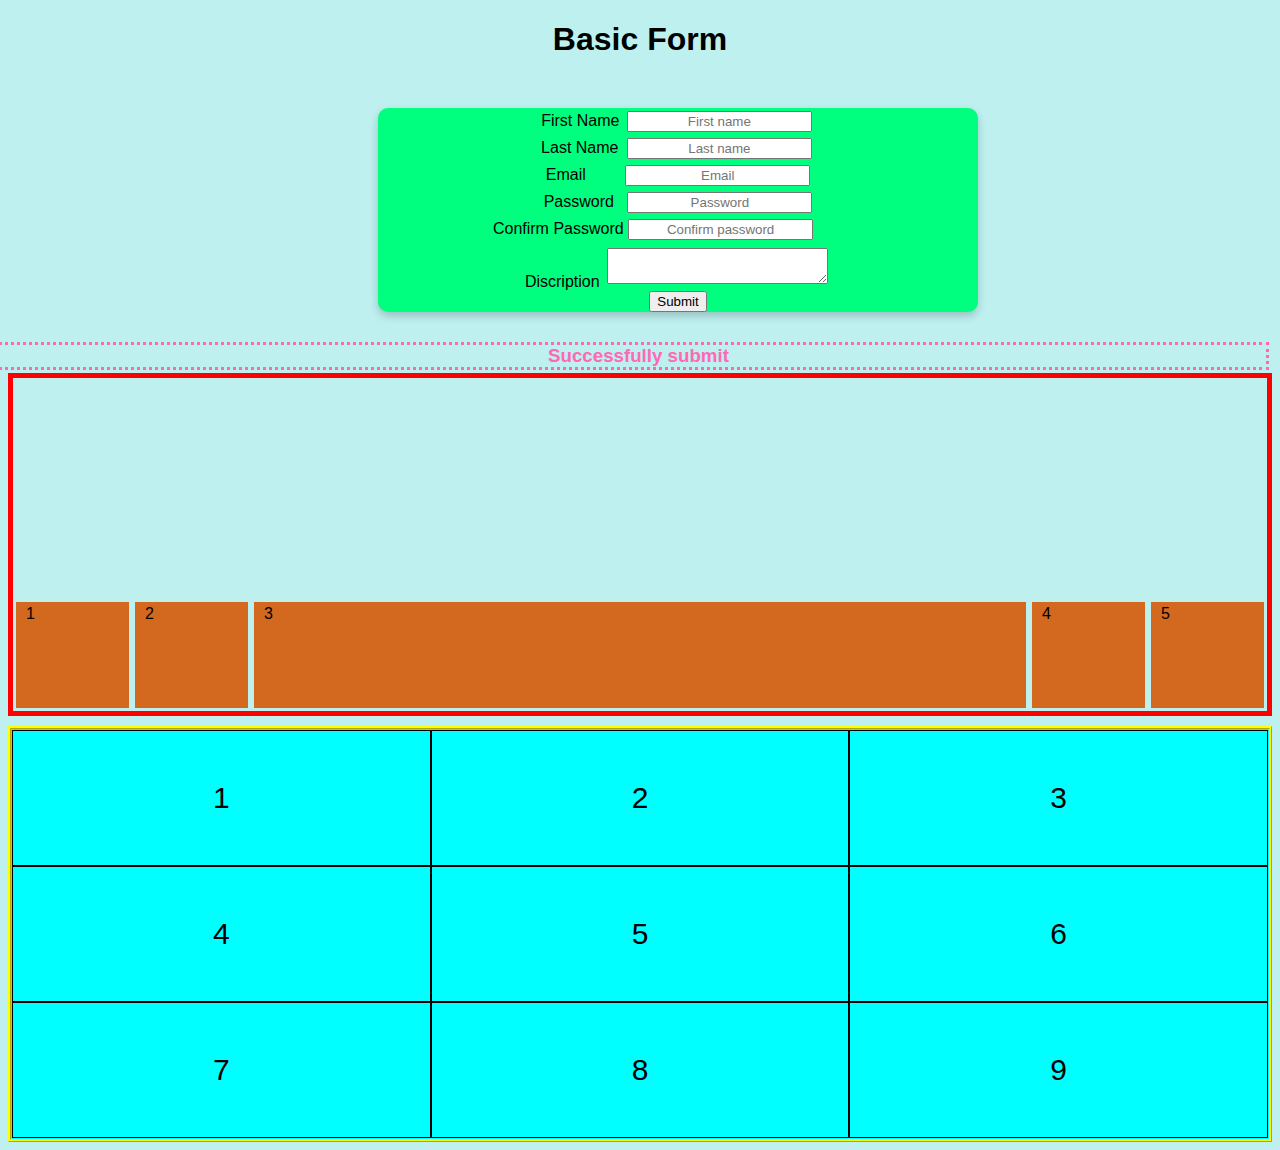
<file: Form.html>
<!DOCTYPE html>
<html lang="en">
<head>
    <meta charset="UTF-8">
    <meta name="viewport" content="width=device-width, initial-scale=1.0">
    <link rel="stylesheet" href="fstyle.css">
    <title>FORM</title>
</head>

<body>
    <h1 class="h1">Basic Form</h1>
      <form action="#" id="form" class="card">
        <label>First Name</label>
        <input type="text" id="fname" placeholder="First name">
        <br>
        <label>Last Name</label>
        <input type="text" id="lname" placeholder="Last name">
        <br>
        <label>Email</label>
        <input type="email" id="email" placeholder="Email">
        <br>
        <label>Password</label>
        <input type="password" id="password" placeholder="Password">
        <br>
        <label>Confirm Password</label>
        <input type="password" id="cpassword" placeholder="Confirm password">
        <br>
        <label id="d">Discription</label>
        <textarea id="textarea" rows="2" cols="25"></textarea>
        <br>
        <button type="submit">Submit</button>
    </form>

    <h3 class="h">Successfully submit</h3>

<div class="container">
<div class="item">1</div>
<div class="item">2</div>
<div class="item i3">3</div>
<div class="item">4</div>
<div class="item">5</div>
</div>

<!-- Display Grid -->

<div class="container1">
<div class="item1">1</div>
<div class="item1">2</div>
<div class="item1">3</div>
<div class="item1">4</div>
<div class="item1">5</div>
<div class="item1">6</div>
<div class="item1">7</div>
<div class="item1">8</div>
<div class="item1">9</div>
</div>

</body>
</html>
</file>
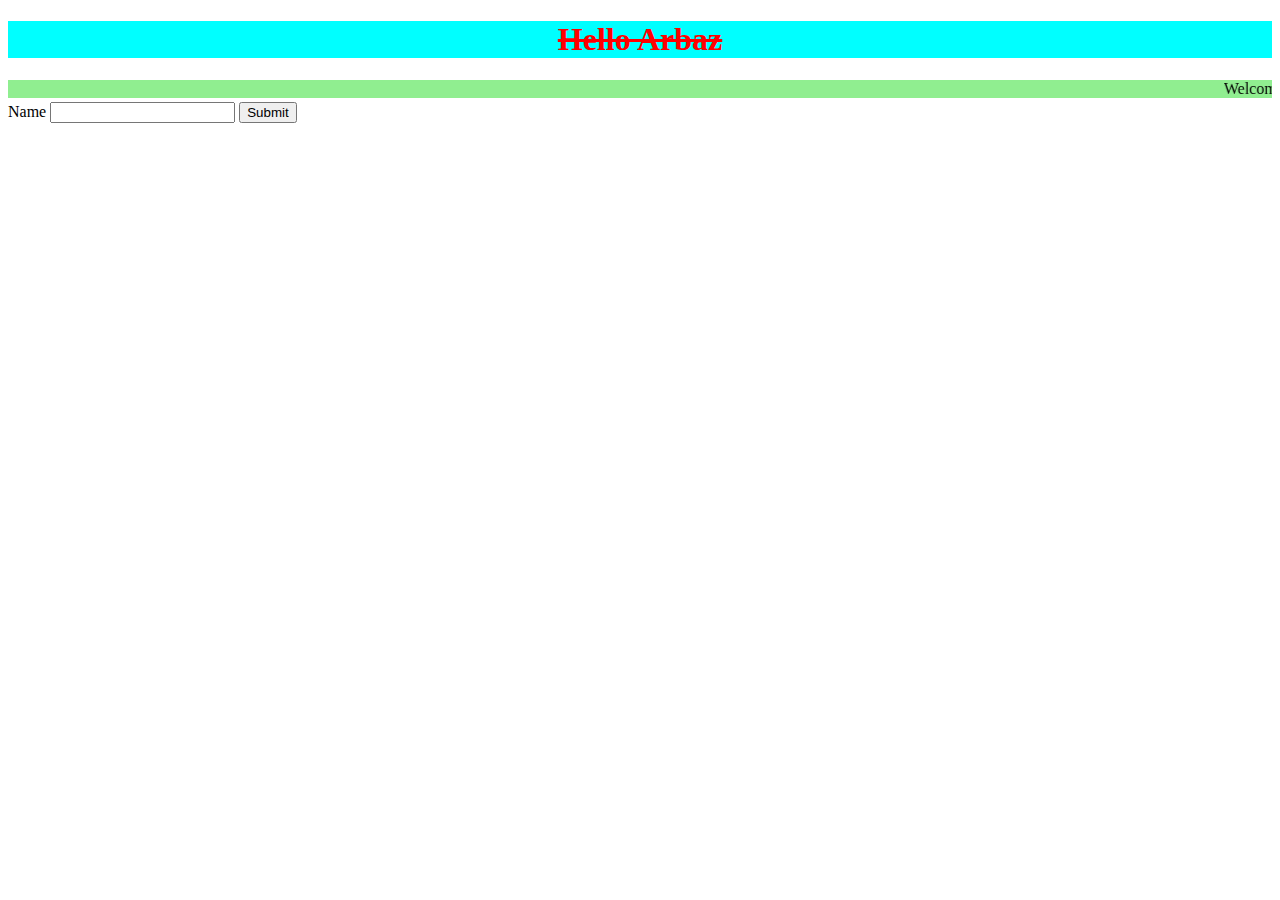
<file: js.html>
<!DOCTYPE html>
<html lang="en">
<head>
    <meta charset="UTF-8">
    <meta name="viewport" content="width=device-width, initial-scale=1.0">
    <link rel="stylesheet" href="js.css">
    <title>Javascripts</title>
</head>
<body>
    <h1  id="demo">docwedoufbwqivnwdd</h1>
<marquee>Welcome to the arbaz Website</marquee>

<form class="f">
    <label>Name</label>
    <input type="text" class="name" id="name">
    <button type="submit" onclick="func()">Submit</button>
    </form>
    <script src="revised.js" type="text/Javascript"></script>
</body>
</html>
</file>
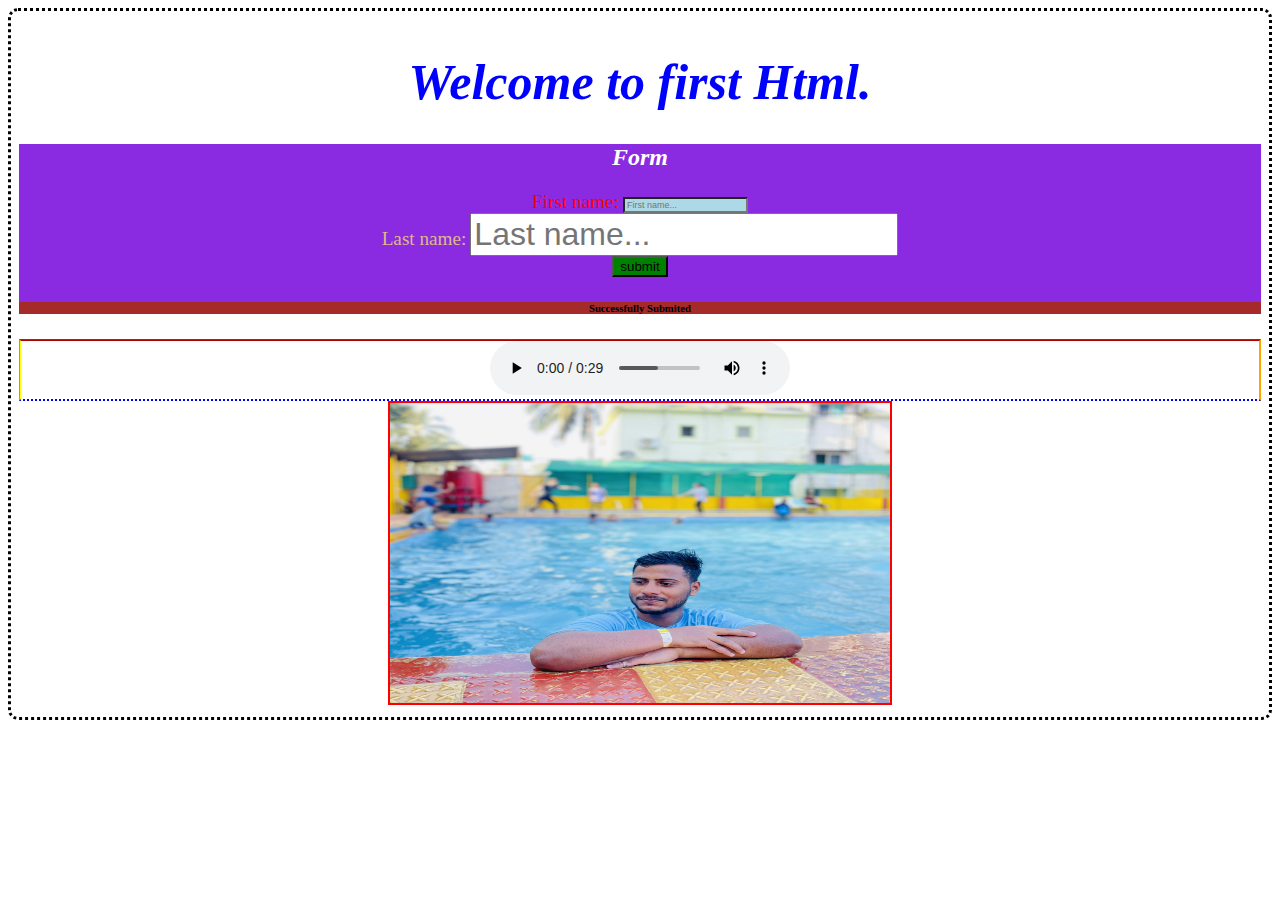
<file: startfirst.html>
<!DOCTYPE html>
<head>
<link rel="stylesheet" href="style.css">
    <title>First</title>
    <style>


h1  {color: blue;
     font-size: 50px;
    text-align: center;}

#fn{
    background:lightblue;
}
#l1{
    color:red;
    font-size: larger;
    font-family: 'Times New Roman';
}
#l2{
    color: burlywood;
    font-size: larger;
    font-family: 'Times New Roman';
}

#form{
    background-color: blueviolet;
    text-align: center;
}

.sub{
    background-color: green;
}

input.l{
    font-size:xx-small;
}
input.q{
    font-size:xx-large;
}

h2{
    color:white;
}

h1,h2{
    font-style: italic;
}
    </style>

</head>
<body>
    <h1>Welcome to first Html.</h1>
    <form method="get" id="form">
        <h2>Form</h2>
    <label id="l1">First name:</label>
<input type="text" id="fn" class="l" placeholder="First name..." >
<br>
<label id="l2">Last name:</label>
<input type="text" id="ln" class="l q" placeholder="Last name..." >
<br>
<button type="submit" class="sub">submit</button>
<h6 style="background-color: brown;">Successfully Submited</h6>    
</form>
<div id="audio" ><audio controls><source src="nazm.mp3" type="audio/mpeg"> </audio></div>
<div class="image">
<img src="arbaz swim.jpg" alt="arbaz">
</div>
</body>
</html>
</file>
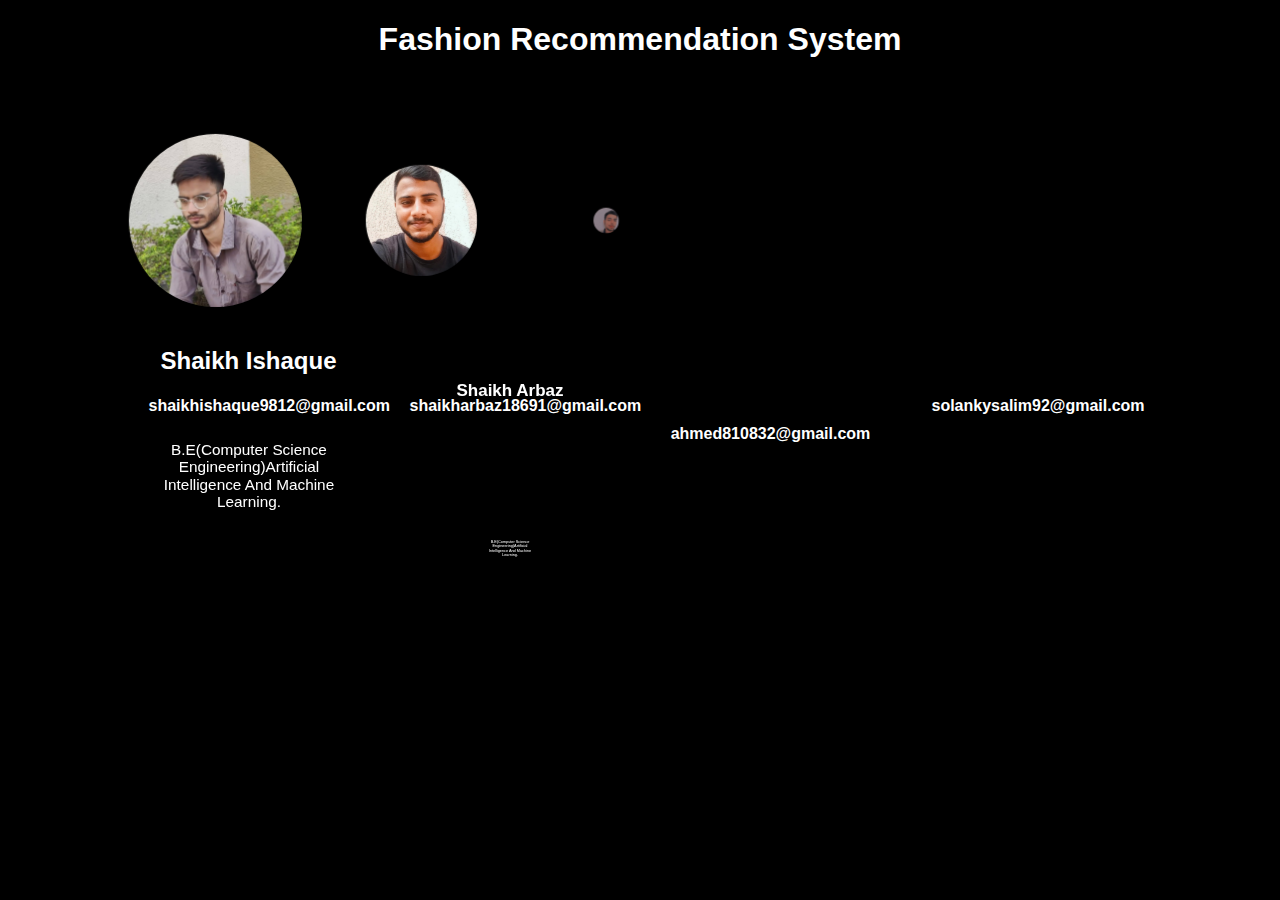
<file: fashion/fashion/About.html>
<!DOCTYPE html>
<html lang="en">

<head>
    <meta charset="UTF-8">
    <meta name="viewport" content="width=device-width, initial-scale=1.0">
    <title>About Us</title>
    <link rel="stylesheet" href="styles.css">
</head>

<body>
    <style>
        body {
            background-color: black;
            color: white;
            font-family: Arial, sans-serif;
        }

        .container {
            width: 80%;
            margin: 0 auto;
            text-align: center;
        }

        .person-cards {
            display: flex;
            justify-content: space-around;
            flex-wrap: wrap;
            gap: 20px;
        }

        .person-card {
            width: 200px;  
            /* overflow: hidden; */
            transition: transform 0.3s ease;
        }

        .person-card img {
            width: 25vh;
            height: 25vh;
            border-radius: 50%;
            /* height: auto; */
            object-fit: cover;
            object-position: center;
        }

        .person-card:hover {
            transform: scale(1.1);
        }

        h1 {
            margin-bottom: 50px;
        }

        h2 {
            margin-top: 10px;
        }

        .person-card.hovered {
            background-color: rgba(255, 255, 255, 0.1);
        }
    </style>
    <div class="container">
        <h1>Fashion Recommendation System</h1>
        <div class="person-cards">
            <div class="person-card">
                <img src="images/newton image.jpg"
                    alt="Person 1">
                    <h2>Shaikh Ishaque</h2>
                    <h4>shaikhishaque9812@gmail.com</h4>
                    <p>B.E(Computer Science Engineering)Artificial Intelligence And Machine Learning. </p>
            </div>
            <div class="person-card">
                <img src="images/arbaz.jpg" alt="Person 2">
                <h2>Shaikh Arbaz</h2>
                <h4>shaikharbaz18691@gmail.com</h4>
                <p>B.E(Computer Science Engineering)Artificial Intelligence And Machine Learning. </p>
            </div>
            <div class="person-card">
                <img style="object-position: 35% 45%;" src="images/ahmed.jpg" alt="Person 3">
                <h2>Khan Ahmed Raza</h2>
                <h4>ahmed810832@gmail.com</h4>
                <p>B.E(Computer Science Engineering)Artificial Intelligence And Machine Learning. </p>
            </div>
            <div class="person-card">
                <img style="object-position:top;" src="images/salim.jpg" alt="Person 4">
                <h2>Salim Solanky</h2>
                <h4 >solankysalim92@gmail.com</h4>
                <p>B.E(Computer Science Engineering)Artificial Intelligence And Machine Learning. </p>
            </div>
        </div>
    </div>
    <script src="https://cdnjs.cloudflare.com/ajax/libs/gsap/3.12.5/gsap.min.js" integrity="sha512-7eHRwcbYkK4d9g/6tD/mhkf++eoTHwpNM9woBxtPUBWm67zeAfFC+HrdoE2GanKeocly/VxeLvIqwvCdk7qScg==" crossorigin="anonymous" referrerpolicy="no-referrer"></script>
    <script src="about.js"></script>
</body>

</html>
</file>
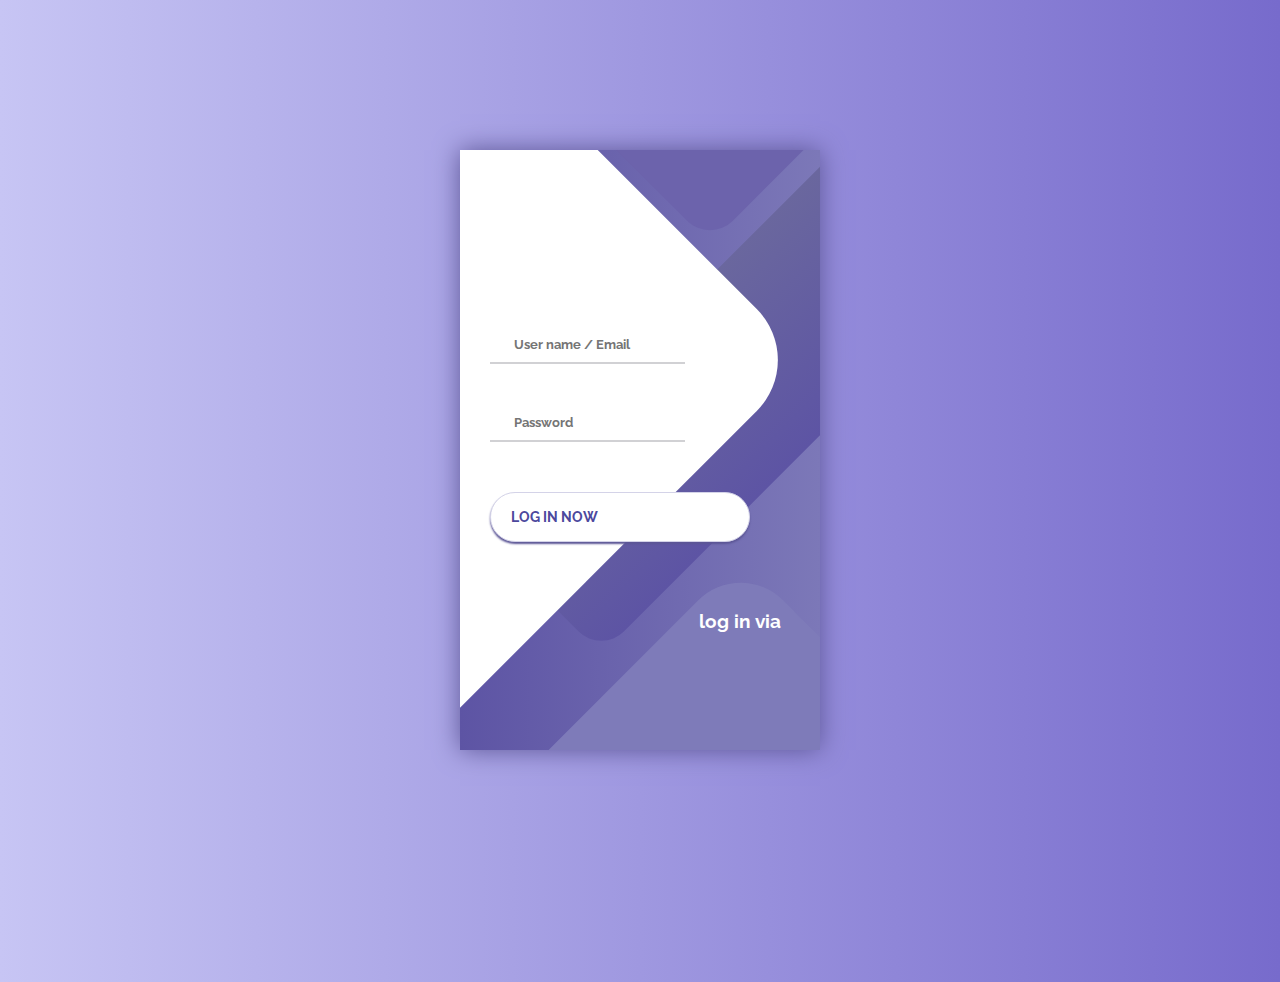
<file: fashion/fashion/login.html>
<!DOCTYPE html>
<html lang="en">
<head>
    <meta charset="UTF-8">
    <meta name="viewport" content="width=device-width, initial-scale=1.0">
    <title>Document</title>
</head>
<body>
    <style>
        @import url('https://fonts.googleapis.com/css?family=Raleway:400,700');

* {
	box-sizing: border-box;
	margin: 0;
	padding: 0;	
	font-family: Raleway, sans-serif;
}

body {
	background: linear-gradient(90deg, #C7C5F4, #776BCC);		
}

.container {
	display: flex;
	align-items: center;
	justify-content: center;
	min-height: 100vh;
}

.screen {		
	background: linear-gradient(90deg, #5D54A4, #7C78B8);		
	position: relative;	
	height: 600px;
	width: 360px;	
	box-shadow: 0px 0px 24px #5C5696;
}

.screen__content {
	z-index: 1;
	position: relative;	
	height: 100%;
}

.screen__background {		
	position: absolute;
	top: 0;
	left: 0;
	right: 0;
	bottom: 0;
	z-index: 0;
	-webkit-clip-path: inset(0 0 0 0);
	clip-path: inset(0 0 0 0);	
}

.screen__background__shape {
	transform: rotate(45deg);
	position: absolute;
}

.screen__background__shape1 {
	height: 520px;
	width: 520px;
	background: #FFF;	
	top: -50px;
	right: 120px;	
	border-radius: 0 72px 0 0;
}

.screen__background__shape2 {
	height: 220px;
	width: 220px;
	background: #6C63AC;	
	top: -172px;
	right: 0;	
	border-radius: 32px;
}

.screen__background__shape3 {
	height: 540px;
	width: 190px;
	background: linear-gradient(270deg, #5D54A4, #6A679E);
	top: -24px;
	right: 0;	
	border-radius: 32px;
}

.screen__background__shape4 {
	height: 400px;
	width: 200px;
	background: #7E7BB9;	
	top: 420px;
	right: 50px;	
	border-radius: 60px;
}

.login {
	width: 320px;
	padding: 30px;
	padding-top: 156px;
}

.login__field {
	padding: 20px 0px;	
	position: relative;	
}

.login__icon {
	position: absolute;
	top: 30px;
	color: #7875B5;
}

.login__input {
	border: none;
	border-bottom: 2px solid #D1D1D4;
	background: none;
	padding: 10px;
	padding-left: 24px;
	font-weight: 700;
	width: 75%;
	transition: .2s;
}

.login__input:active,
.login__input:focus,
.login__input:hover {
	outline: none;
	border-bottom-color: #6A679E;
}

.login__submit {
	background: #fff;
	font-size: 14px;
	margin-top: 30px;
	padding: 16px 20px;
	border-radius: 26px;
	border: 1px solid #D4D3E8;
	text-transform: uppercase;
	font-weight: 700;
	display: flex;
	align-items: center;
	width: 100%;
	color: #4C489D;
	box-shadow: 0px 2px 2px #5C5696;
	cursor: pointer;
	transition: .2s;
}

.login__submit:active,
.login__submit:focus,
.login__submit:hover {
	border-color: #6A679E;
	outline: none;
}

.button__icon {
	font-size: 24px;
	margin-left: auto;
	color: #7875B5;
}

.social-login {	
	position: absolute;
	height: 140px;
	width: 160px;
	text-align: center;
	bottom: 0px;
	right: 0px;
	color: #fff;
}

.social-icons {
	display: flex;
	align-items: center;
	justify-content: center;
}

.social-login__icon {
	padding: 20px 10px;
	color: #fff;
	text-decoration: none;	
	text-shadow: 0px 0px 8px #7875B5;
}

.social-login__icon:hover {
	transform: scale(1.5);	
}
    </style>
    <div class="container">
        <div class="screen">
            <div class="screen__content">
                <form class="login">
                    <div class="login__field">
                        <i class="login__icon fas fa-user"></i>
                        <input type="text" class="login__input" placeholder="User name / Email">
                    </div>
                    <div class="login__field">
                        <i class="login__icon fas fa-lock"></i>
                        <input type="password" class="login__input" placeholder="Password">
                    </div>
                    <button class="button login__submit">
                        <span class="button__text" style="text-align: center;">Log In Now</span>
                        <i class="button__icon fas fa-chevron-right"></i>
                    </button>				
                </form>
                <div class="social-login">
                    <h3>log in via</h3>
                    <div class="social-icons">
                        <a href="#" class="social-login__icon fab fa-instagram"></a>
                        <a href="#" class="social-login__icon fab fa-facebook"></a>
                        <a href="#" class="social-login__icon fab fa-twitter"></a>
                    </div>
                </div>
            </div>
            <div class="screen__background">
                <span class="screen__background__shape screen__background__shape4"></span>
                <span class="screen__background__shape screen__background__shape3"></span>		
                <span class="screen__background__shape screen__background__shape2"></span>
                <span class="screen__background__shape screen__background__shape1"></span>
            </div>		
        </div>
    </div>
    
</body>
</html>
</file>
<file: fstyle.css>
/* ELement tag */
body{
    font-family: Arial, sans-serif;
    background-color: rgb(190, 240, 240);
}
/* Class tag */
.h1{
    text-align: center;
}
/* Id tag */
#form{
    max-width: 600px;
    border-radius:10px ;
    text-align: center;
    margin-top: 50px;
    /* margin-right: 250px; */
    /* margin-bottom: 200px; */
    margin-left: 370px;
    /* font-size: 20px; */
}
/* Elment tag */
input{
    text-align: center;
    text-decoration: solid;
    margin: 3px;
    /* font-size: 30px; */
}
#lname{
    margin: 3px 3px 3px 4px;
}
#email{
    margin: 3px 0px 3px 35px;
}
#password{
    margin: 3px 0px 3px 9px;
}
#cpassword{
    margin: 3px 50px 3px 0px;
}  
textarea{
    margin: 5px 3px 3px 3px;
}

.h{
    color: hotpink;
    /* margin: auto;
     */
     margin-left:inherit ;
     text-align: center;
     border-style:dotted ;
     padding: 0px 100px 0px 200px;
     margin: 30px 3px 3px -100px;

}


.card {
    /* Add shadows to create the "card" effect */
    background-color: springgreen;
    box-shadow: 0 4px 8px 0 rgba(0,0,0,0.2);
    transition: 0.3s;
  }
  .card:hover {
    box-shadow: 0 8px 16px 0 rgba(0,0,0,0.2);
  }


  /*Flex Box  */
.container{
    border:5px solid red ;
    height: 37vh;
/* Flex box */
    display: flex;
    /* flex-direction: column; */
    /* flex-direction: column-reverse; */
    /* flex-direction: row-reverse; */
    /* flex-direction: row;       */  /*bydefault property*/

    /* justify-content: center; */
    /* justify-content: flex-start; */
    /* justify-content: flex-end; */
    /* justify-content: space-between; */
    /* justify-self: unset; */
    
    /* align-items: center; */

    flex-wrap: wrap-reverse;

}
  .item{
    background-color: chocolate;
    margin: 3px;
    padding: 3px 3px 3px 10px;
    width: 100px;
    height: 100px;
  }

  .i3{
    flex-grow: 1; 
  }


  /*Display Grid */

  .container1{
    display: grid;
    grid-template-columns: auto auto auto;
    /* Extra */
    border-style:ridge;
    border-color:yellow ;
    background-color: aqua;
    margin-top: 10px;
    padding: 1px;
  }
  .item1{
    border: 1px solid ;
    padding: 50px;
    text-align: center;
    font-size: 30px;
  }
</file>
<file: js.css>
h1{
    background-color: aqua;
    text-align: center;
    text-decoration: line-through;
}
</file>
<file: style.css>
/* *{
    padding: 0%;
    margin: 0%;
} */
/* 
*{
    background-image: url("arbaz\ swim.jpg");
    background-repeat: no-repeat ;
    background-size:cover ;
    background-position:right;

} */

img{
/*    width: 500px;
    height: 300px; */
    background-size: 150px;
  width: 500px;
  height: 300px;
  border: solid 2px red;
}
.image{
    text-align: center;
}

body{
    border-style: dotted;
    /* border-width: 3px 3px; */
    border-radius: 10px;
    padding: 8px;
    border-color:black ;

}

#audio{
    text-align: center;
    /* border-style: dotted; */
    border-style: ridge double dotted groove;
    border-width:2px 2px ;
    /* border-color: rgb(255, 200, 100);*/
    border-color: red orange blue yellow;
}
</file>
<file: fashion/fashion/styles.css>
body {
    font-family: Arial, sans-serif;
    margin: 0;
    padding: 0;
}

.navbar {
    display: flex;
    justify-content: space-between;
    align-items: center;
    background-color: #333;
    color: white;
    padding: 10px 20px;
}

.navbar-left h1 {
    margin: 0;
}

.navbar-right button {
    background-color: #4CAF50;
    border: none;
    color: white;
    padding: 10px 20px;
    text-align: center;
    text-decoration: none;
    display: inline-block;
    font-size: 16px;
    margin: 0 10px;
    cursor: pointer;
    border-radius: 10px;
}

.category, .sub-category {
    text-align: center;
    font-size: 2.7vw;
    padding: 20px 0;
}

.card-container, .item-container {
    display: flex;
    justify-content: space-around;
    flex-wrap: wrap;
    padding: 20px;
}
.card img{
    width: 100%;
    height: 100%;
    object-fit: cover;
    border-radius: 10px;
}
.card{
    background-color: #f1f1f1;
    border: 1px solid #ddd;
    border-radius: 5px;
    width: 300px;
    height: 380px;
    text-align: center;
    border-radius: 10px;
    margin-bottom: 20px;
    box-shadow: 0 8px 16px 0  rgba(0, 0, 0,.4);
    /* overflow: hidden;s */
}
/* .card :hover{
    box-shadow: 0 8px 16px 0 rgba(0, 0, 0, 0.2), 0 6px 20px 0 rgba(0, 0, 0, 0.19);
    scale: 110%;
    transition: alls;
} */

.card h3{
    margin-bottom: 30px;
}
 .item-card {
    background-color: #f1f1f1;
    border: 1px solid #ddd;
    border-radius: 10px;
    box-shadow: 0 8px 16px 0 rgba(0, 0, 0,.4);
    /* padding: 20px; */
    margin: 10px;
    width: 200px;
    height: 200px;
    text-align: center;
    /* overflow: hidden; */
    transition: cubic-bezier(0.445, 0.05, 0.55, 0.95);
}
.item-card img{
    width: 100%;
    height: 100%;
    object-fit: cover;
    border-radius: 10px;
    overflow: hidden;
    /* transition: cubic-bezier(0.645, 0.045, 0.355, 1) */
}
/* .item-card img:hover{
   scale: 110%;
} */

hr {
    margin-top: 30px;
    border: none;
    height: 1px;
    background-color: #333;
    margin: 20px 0;

}
@media (max-width: 600px) {
    .navbar {
        flex-direction: column;
        height: fit-content;
    }
    .navbar-right {
        margin-top: 10px;
        display: flex;
        flex-direction: column;
    }
    .navbar-right button{
        margin-top: 10px;
    }
    .card-container, .item-container {
        flex-direction: column;
        gap: 20px;
        align-items: center;
    }

        .item-card {
            width: 70%;
        }
    
    
}
</file>
